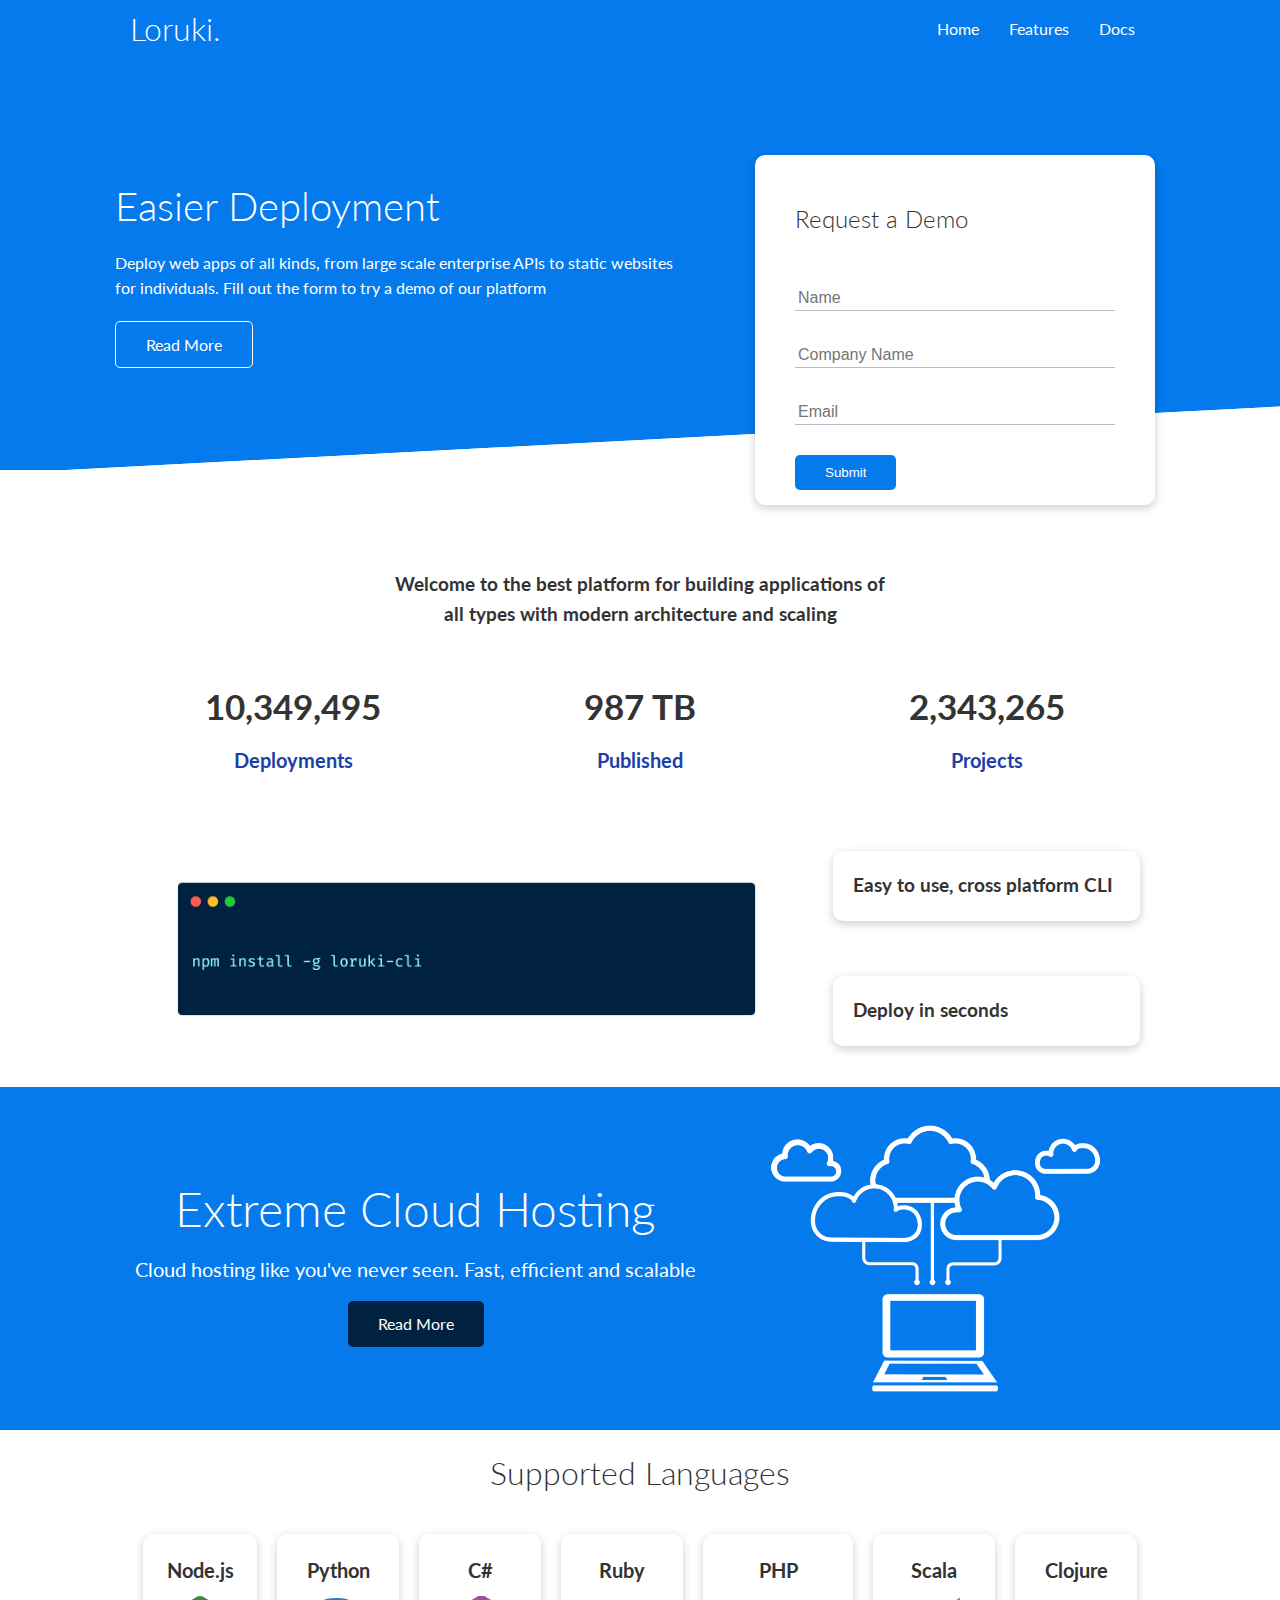
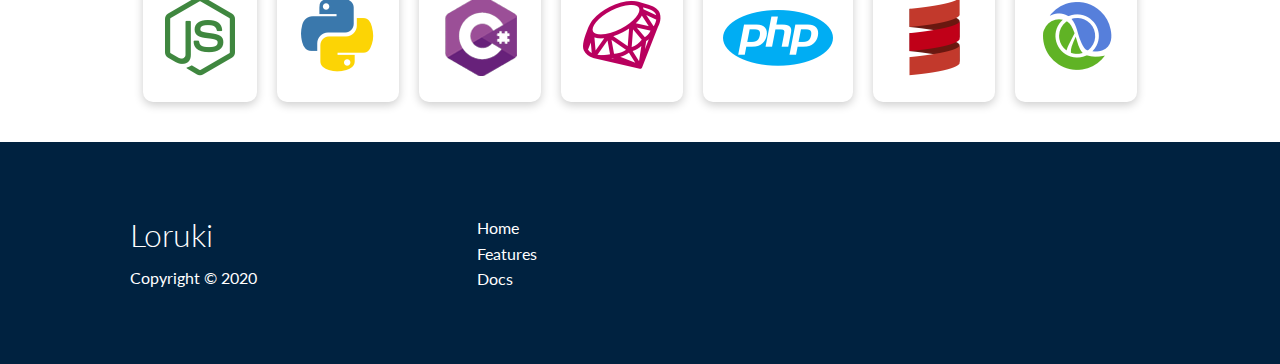
<file: index.html>
<!DOCTYPE html>
<html lang="en">
<head>
  <meta charset="UTF-8">
  <meta name="viewport" content="width=device-width, initial-scale=1.0">
  <link rel="stylesheet" href="css/utilities.css">
  <link rel="stylesheet" href="css/style.css">
  <link rel="stylesheet" href="https://cdnjs.cloudflare.com/ajax/libs/font-awesome/5.15.1/css/all.min.css" integrity="sha512-+4zCK9k+qNFUR5X+cKL9EIR+ZOhtIloNl9GIKS57V1MyNsYpYcUrUeQc9vNfzsWfV28IaLL3i96P9sdNyeRssA==" crossorigin="anonymous" />
  <title>Loruki | Cloud Hosting For Everyone</title>
</head>
<body>
  <!-- Navbar -->
  <div class="navbar">
    <div class="container flex">
      <h1 class="logo">Loruki.</h1>
      <nav>
        <ul>
          <li><a href="index.html">Home</a></li>
          <li><a href="features.html">Features</a></li>
          <li><a href="docs.html">Docs</a></li>
        </ul>
      </nav>
    </div>
  </div>
  <!-- Showcase -->
  <section class="showcase">
    <div class="container grid">
      <div class="showcase-text">
        <h1>Easier Deployment</h1>
        <p>Deploy web apps of all kinds, from large scale enterprise APIs to static websites for individuals. 
          Fill out the form to try a demo of our platform</p>
        <a href="features.html" class="btn btn-outline">Read More</a>
      </div>
      <div class="showcase-form card">
        <h2>Request a Demo</h2>
        <form method="POST" name="contact" netlify-honeypot='bot-field' data-netlify='true'>
          <input type="hidden" name="form-name" value="contact">
          <p class="hidden">
            <label>Don't fill this out if you're human</label>
            <input name="bot-field">
          </p>
          <div class="form-control">
            <input type="text" name='name' placeholder="Name">
          </div>
          <div class="form-control">
            <input type="text" name='company' placeholder="Company Name">
          </div>
          <div class="form-control">
            <input type="email" name='email' placeholder="Email" required>
          </div>
          
          <input type="submit" value="Submit" class="btn btn-primary">
        </form>
      </div>
    </div>
  </section>
  <!-- STATS -->
  <section class="stats">
    <div class="container">
      <h3 class="stats-heading text-center my-1">
        Welcome to the best platform for building applications of all types with modern architecture and scaling
      </h3>

      <div class="grid grid-3 text-center my-4">
        <div>
          <i class="fas fa-server fa-3x"></i>
          <h3>10,349,495</h3>
          <p class="text-secondary">Deployments</p>
        </div>
        <div>
          <i class="fas fa-upload fa-3x"></i>
          <h3>987 TB</h3>
          <p class="text-secondary">Published</p>
        </div>
        <div>
          <i class="fas fa-project-diagram fa-3x"></i>
          <h3>2,343,265</h3>
          <p class="text-secondary">Projects</p>
        </div>
      </div>
    </div>
  </section>
  <!-- CLI -->
  <section class="cli">
    <div class="container grid">
      <img src="images/cli.png" alt="">
      <div class="card">
        <h3>Easy to use, cross platform CLI</h3>
      </div>
      <div class="card">
        <h3>Deploy in seconds</h3>
      </div>
    </div>
  </section>

  <!-- Cloud  -->

  <section class="cloud bg-primary my-2 py-2">
    <div class="container grid">
      <div class="text-center">
        <h2 class="lg">Extreme Cloud Hosting</h2>
        <p class="lead my-1">
          Cloud hosting like you've never seen. 
          Fast, efficient and scalable
        </p>
        <a href="features.html" class="btn btn-dark">Read More</a>
      </div>
      <img src="images/cloud.png" alt="">
    </div>
  </section>

  <!-- languages -->
  <section class="languages">
    <h2 class="md text-center my-2">
      Supported Languages
    </h2>
    <div class="container flex">
      <div class="card">
        <h4>Node.js</h4>
        <img src="images/logos/node.png" alt="">
      </div>
      <div class="card">
        <h4>Python</h4>
        <img src="images/logos/python.png" alt="">
      </div>
      <div class="card">
        <h4>C#</h4>
        <img src="images/logos/csharp.png" alt="">
      </div>
      <div class="card">
        <h4>Ruby</h4>
        <img src="images/logos/ruby.png" alt="">
      </div>
      <div class="card">
        <h4>PHP</h4>
        <img src="images/logos/php.png" alt="">
      </div>
      <div class="card">
        <h4>Scala</h4>
        <img src="images/logos/scala.png" alt="">
      </div>
      <div class="card">
        <h4>Clojure</h4>
        <img src="images/logos/clojure.png" alt="">
      </div>
    </div>
  </section>
  <!-- Footer  -->
  <footer class="footer bg-dark py-5">
    <div class="container grid grid-3">
      <div>
        <h1>Loruki</h1>
        <p>Copyright &copy; 2020</p>
      </div>
      <nav>
        <ul>
          <li><a href="index.html">Home</a></li>
          <li><a href="features.html">Features</a></li>
          <li><a href="docs.html">Docs</a></li>
        </ul>
      </nav>
      <div class="social">
        <a href=""><i class="fab fa-github fa-2x"></i></a>
        <a href=""><i class="fab fa-facebook fa-2x"></i></a>
        <a href=""><i class="fab fa-instagram fa-2x"></i></a>
        <a href=""><i class="fab fa-twitter fa-2x"></i></a>
      </div>
    </div>
  </footer>
</body>
</html>
</file>
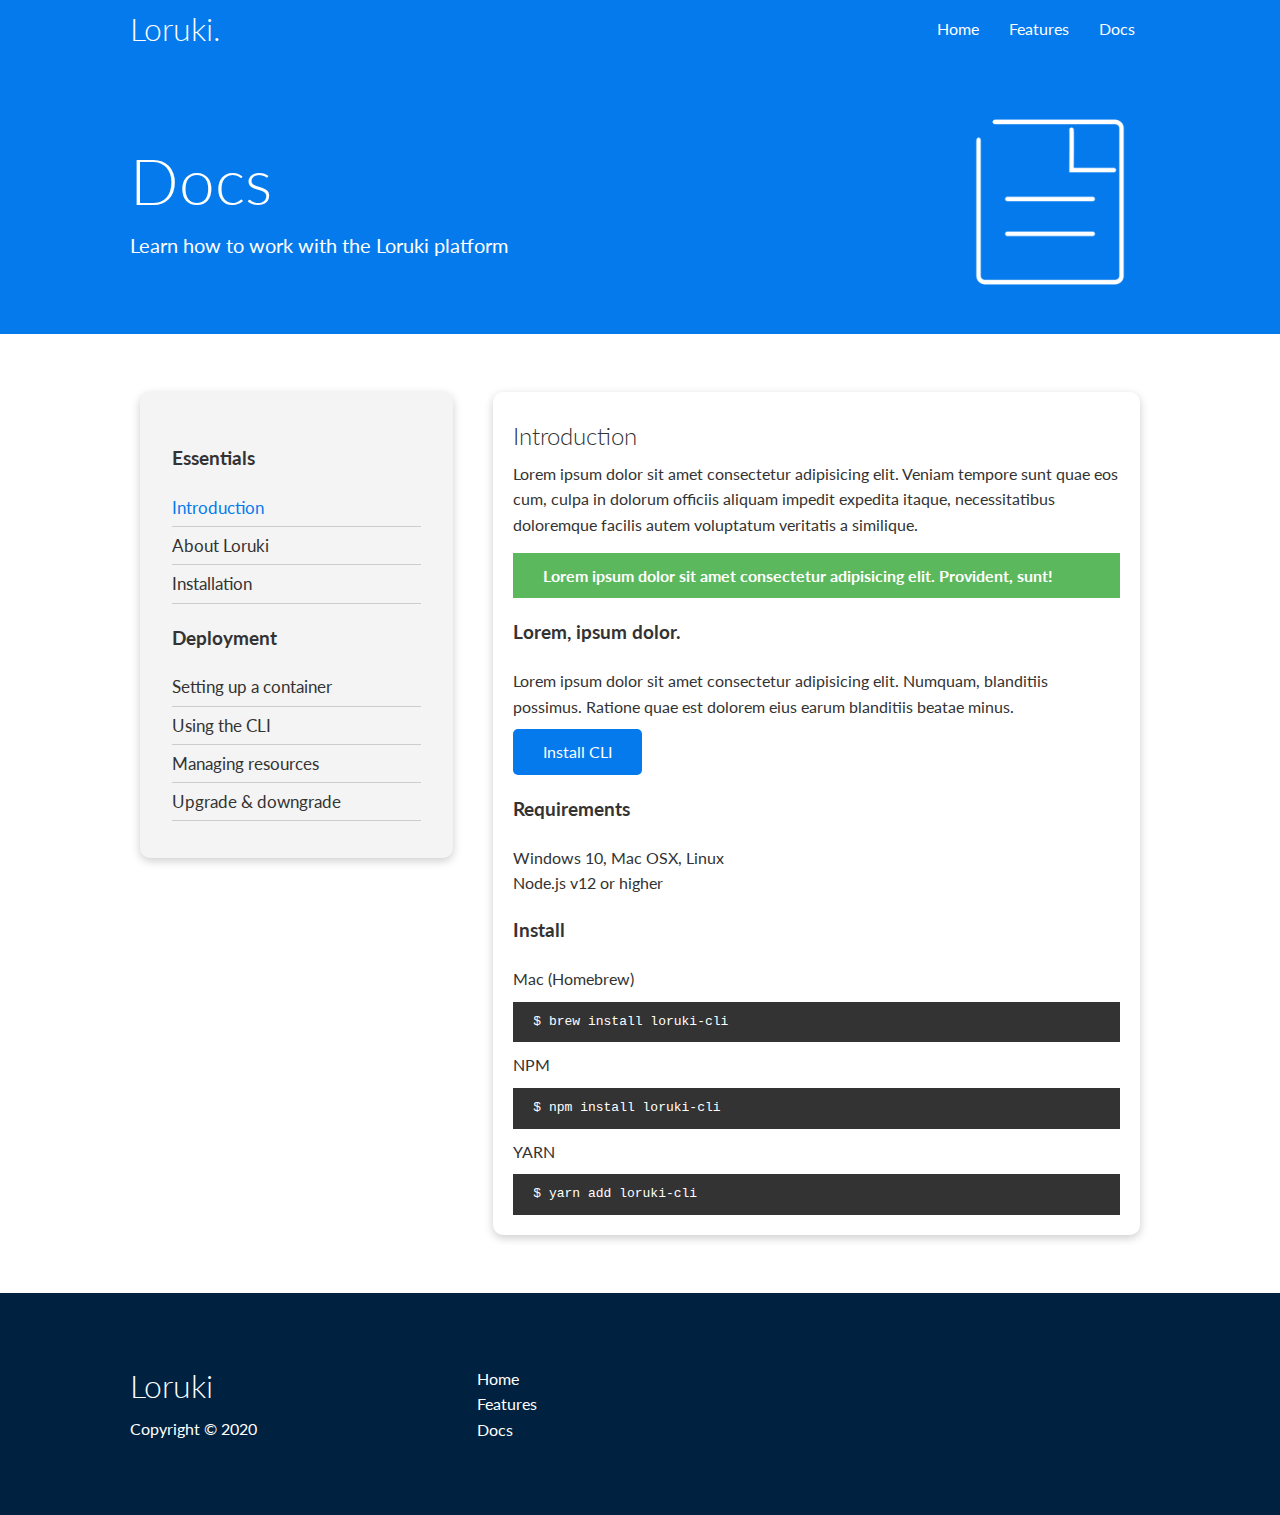
<file: docs.html>
<!DOCTYPE html>
<html lang="en">
<head>
  <meta charset="UTF-8">
  <meta name="viewport" content="width=device-width, initial-scale=1.0">
  <link rel="stylesheet" href="css/utilities.css">
  <link rel="stylesheet" href="css/style.css">
  <link rel="stylesheet" href="https://cdnjs.cloudflare.com/ajax/libs/font-awesome/5.15.1/css/all.min.css" integrity="sha512-+4zCK9k+qNFUR5X+cKL9EIR+ZOhtIloNl9GIKS57V1MyNsYpYcUrUeQc9vNfzsWfV28IaLL3i96P9sdNyeRssA==" crossorigin="anonymous" />
  <title>Loruki | Cloud Hosting For Everyone</title>
</head>
<body>
  <!-- Navbar -->
  <div class="navbar">
    <div class="container flex">
      <h1 class="logo">Loruki.</h1>
      <nav>
        <ul>
          <li><a href="index.html">Home</a></li>
          <li><a href="features.html">Features</a></li>
          <li><a href="docs.html">Docs</a></li>
        </ul>
      </nav>
    </div>
  </div>

  <!-- Head  -->
  <section class="docs-head bg-primary py-3">
    <div class="container grid">
      <div>
        <h1 class="xl">Docs</h1>
        <p class="lead">Learn how to work with the Loruki platform</p>
      </div>
      <img src="images/docs.png" alt="">
    </div>

  </section>

  <!-- Docs Main  -->
  <section class="docs-main my-4">
    <div class="container grid">
      <div class="card bg-light p-3">
        <h3 class="my-2">
          Essentials
        </h3>
        <nav>
          <ul>
            <li><a class="text-primary" href="#">Introduction</a></li>
            <li><a href="#">About Loruki</a></li>
            <li><a href="#">Installation</a></li>
          </ul>
        </nav>
        <h3 class="my-2">
          Deployment
        </h3>
        <nav>
          <ul>
            <li><a href="#">Setting up a container</a></li>
            <li><a href="#">Using the CLI</a></li>
            <li><a href="#">Managing resources</a></li>
            <li><a href="#">Upgrade & downgrade</a></li>
          </ul>
        </nav>
      </div>
      <div class="card">
        <h2>Introduction</h2>
        <p>
          Lorem ipsum dolor sit amet consectetur adipisicing elit. Veniam tempore sunt quae eos cum, culpa in dolorum officiis aliquam impedit expedita itaque, necessitatibus doloremque facilis autem voluptatum veritatis a similique.
        </p>
        <div class="alert alert-success">
          <i class="fas fa-info"></i> Lorem ipsum dolor sit amet consectetur adipisicing elit. Provident, sunt!
        </div>
        <h3>Lorem, ipsum dolor.</h3>
        <p>Lorem ipsum dolor sit amet consectetur adipisicing elit. Numquam, blanditiis possimus. Ratione quae est dolorem eius earum blanditiis beatae minus.</p>
        <a href="#" class="btn btn-primary">Install CLI</a>


        <h3>Requirements</h3>
        <ul>
          <li>Windows 10, Mac OSX, Linux</li>
          <li>Node.js v12 or higher</li>
        </ul>
        <h3>Install</h3>
        <p>Mac (Homebrew)</p>
        <pre><code>$ brew install loruki-cli</code></pre>
        <p>NPM</p>
        <pre><code>$ npm install loruki-cli</code></pre>
        <p>YARN</p>
        <pre><code>$ yarn add loruki-cli</code></pre>
      </div>
    </div>
  </section>
  <!-- Footer  -->
  <footer class="footer bg-dark py-5">
    <div class="container grid grid-3">
      <div>
        <h1>Loruki</h1>
        <p>Copyright &copy; 2020</p>
      </div>
      <nav>
        <ul>
          <li><a href="index.html">Home</a></li>
          <li><a href="features.html">Features</a></li>
          <li><a href="docs.html">Docs</a></li>
        </ul>
      </nav>
      <div class="social">
        <a href=""><i class="fab fa-github fa-2x"></i></a>
        <a href=""><i class="fab fa-facebook fa-2x"></i></a>
        <a href=""><i class="fab fa-instagram fa-2x"></i></a>
        <a href=""><i class="fab fa-twitter fa-2x"></i></a>
      </div>
    </div>
  </footer>
</body>
</html>
</file>
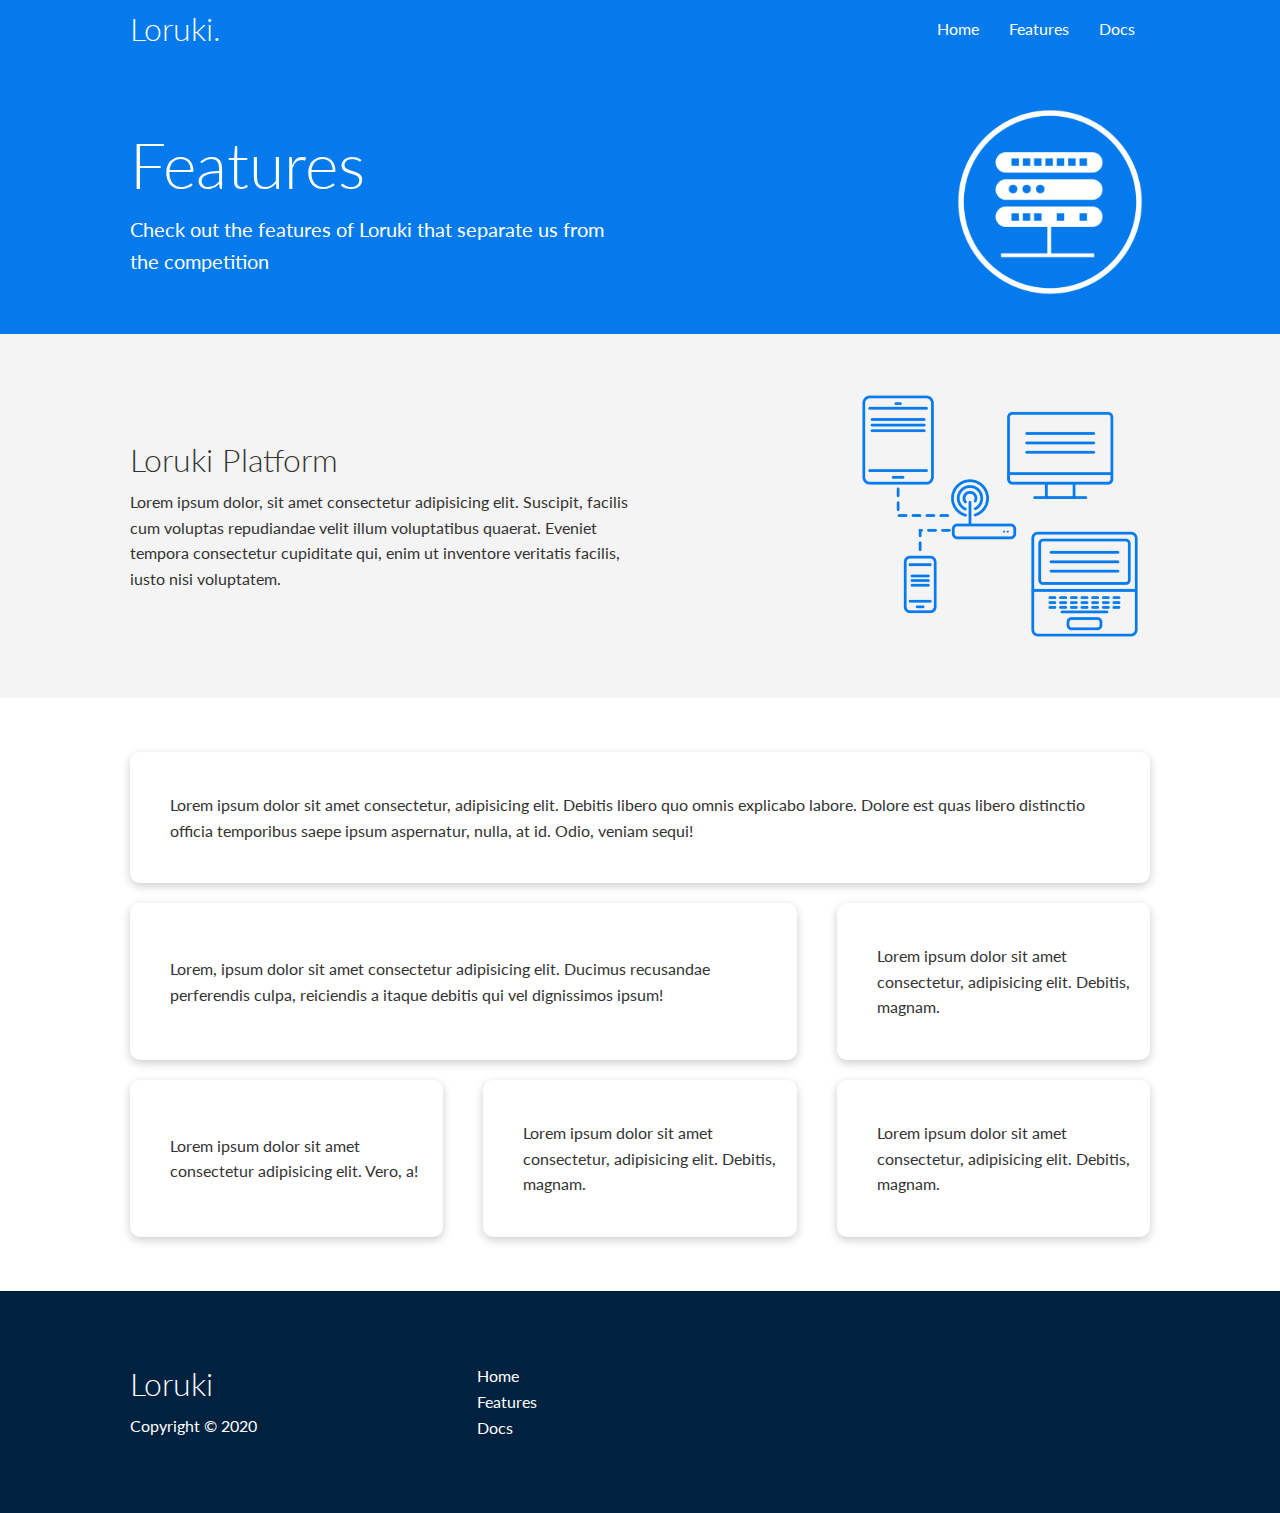
<file: features.html>
<!DOCTYPE html>
<html lang="en">
<head>
  <meta charset="UTF-8">
  <meta name="viewport" content="width=device-width, initial-scale=1.0">
  <link rel="stylesheet" href="css/utilities.css">
  <link rel="stylesheet" href="css/style.css">
  <link rel="stylesheet" href="https://cdnjs.cloudflare.com/ajax/libs/font-awesome/5.15.1/css/all.min.css" integrity="sha512-+4zCK9k+qNFUR5X+cKL9EIR+ZOhtIloNl9GIKS57V1MyNsYpYcUrUeQc9vNfzsWfV28IaLL3i96P9sdNyeRssA==" crossorigin="anonymous" />
  <title>Loruki | Cloud Hosting For Everyone</title>
</head>
<body>
  <!-- Navbar -->
  <div class="navbar">
    <div class="container flex">
      <h1 class="logo">Loruki.</h1>
      <nav>
        <ul>
          <li><a href="index.html">Home</a></li>
          <li><a href="features.html">Features</a></li>
          <li><a href="docs.html">Docs</a></li>
        </ul>
      </nav>
    </div>
  </div>

  <!-- Head  -->
  <section class="features-head bg-primary py-3">
    <div class="container grid">
      <div>
        <h1 class="xl">Features</h1>
        <p class="lead">Check out the features of Loruki that separate us from the
          competition</p>
      </div>
      <img src="images/server.png" alt="">
    </div>

  </section>

  <!-- Sub head  -->
  <section class="features-sub-head bg-light py-3">
    <div class="container grid">
      <div>
        <h1 class="md">Loruki Platform</h1>
        <p>
          Lorem ipsum dolor, sit amet consectetur adipisicing elit. Suscipit, facilis cum voluptas repudiandae velit illum voluptatibus quaerat. Eveniet tempora consectetur cupiditate qui, enim ut inventore veritatis facilis, iusto nisi voluptatem.
        </p>
      </div>
      <img src="images/server2.png" alt="">
    </div>
  </section>
  <!-- main features  -->
  <section class="features-main my-2">
    <div class="container grid grid-3">
      <div class="card flex">
        <i class="fas fa-server fa-3x"></i>
        <p>Lorem ipsum dolor sit amet consectetur, adipisicing elit. Debitis libero quo omnis explicabo labore. Dolore est quas libero distinctio officia temporibus saepe ipsum aspernatur, nulla, at id. Odio, veniam sequi!</p>
      </div>
      <div class="card flex">
        <i class="fas fa-network-wired fa-3x"></i>
        <p>
            Lorem, ipsum dolor sit amet consectetur adipisicing elit. Ducimus
            recusandae perferendis culpa, reiciendis a itaque debitis qui vel
            dignissimos ipsum!
        </p>
    </div>
    <div class="card flex">
        <i class="fas fa-laptop-code fa-3x"></i>
        <p>
            Lorem ipsum dolor sit amet consectetur, adipisicing elit. Debitis,
            magnam.
        </p>
    </div>
    <div class="card flex">
        <i class="fas fa-database fa-3x"></i>
        <p>
            Lorem ipsum dolor sit amet consectetur adipisicing elit. Vero, a!
        </p>
    </div>
    <div class="card flex">
        <i class="fas fa-power-off fa-3x"></i>
        <p>
            Lorem ipsum dolor sit amet consectetur, adipisicing elit. Debitis,
            magnam.
        </p>
    </div>
    <div class="card flex">
        <i class="fas fa-upload fa-3x"></i>
        <p>
            Lorem ipsum dolor sit amet consectetur, adipisicing elit. Debitis,
            magnam.
        </p>
    </div>
    </div>
  </section>
  <!-- Footer  -->
  <footer class="footer bg-dark py-5">
    <div class="container grid grid-3">
      <div>
        <h1>Loruki</h1>
        <p>Copyright &copy; 2020</p>
      </div>
      <nav>
        <ul>
          <li><a href="index.html">Home</a></li>
          <li><a href="features.html">Features</a></li>
          <li><a href="docs.html">Docs</a></li>
        </ul>
      </nav>
      <div class="social">
        <a href=""><i class="fab fa-github fa-2x"></i></a>
        <a href=""><i class="fab fa-facebook fa-2x"></i></a>
        <a href=""><i class="fab fa-instagram fa-2x"></i></a>
        <a href=""><i class="fab fa-twitter fa-2x"></i></a>
      </div>
    </div>
  </footer>
</body>
</html>
</file>
<file: css/utilities.css>
.container {
  max-width: 1100px;
  margin: 0 auto;
  overflow: auto;
  padding: 0 40px;
}

.card {
  background-color: #fff;
  color:#333;
  border-radius: 10px;
  box-shadow: 0 3px 10px rgba(0,0,0, 0.2);
  padding: 20px;
  margin: 10px;
}

.btn {
  display: inline-block;
  padding:10px 30px;
  cursor: pointer;
  background: var(--primary-color);
  color: #fff;
  border:none;
  border-radius: 5px;
}

.text-center {
  text-align: center;
}

.flex {
  display: flex;
  align-items: center;
  height: 100%;
  justify-content: center;
}
.btn-outline {
  background-color: transparent;
  border: 1px solid #fff;
}
.btn:hover {
  transform: scale(0.98);
}

/* Background && colored buttons */
.bg-primary, .btn-primary {
  background: var(--primary-color);
  color:#fff;
}
.bg-secondary, .btn-secondary {
  background: var(--secondary-color);
  color:#fff;
}
.bg-dark, .btn-dark {
  background: var(--dark-color);
  color:#fff;
}
.bg-light, .btn-light {
  background: var(--light-color);
  color:#333;
}
.bg-light a, .btn-light a {
  color:#333;
}

.bg-primary a, .btn-primary a, .bg-secondary a, .btn-secondary a,
.bg-dark a, .btn-dark a{
  color: #fff;
}

 /* text colors */
.text-primary {
  color: var(--primary-color) !important;
}
.text-secondary {
  color: var(--secondary-color);
  
}
.text-dark {
  color: var(--dark-color);
  
}
.text-light {
  color: var(--light-color);
  
}

.bg-light a, .btn-light a {
  color:#333;
}


/* Text Sizes */
.lead {
  font-size: 20px;
}
.sm {
  font-size: 1rem;
}
.md {
  font-size: 2rem;
}
.lg {
  font-size: 3rem;
}
.xl {
  font-size: 4rem;
}

/* alert  */
.alert {
  background-color: var(--light-color);
  padding: 10px 20px;
  font-weight: bold;
  margin: 15px 0;

}

.alert i {
  margin-right: 10px;
}
.alert-success {
  background-color: var(--success-color);
  color: #fff;
}
.alert-error {
  background-color: var(--error-color);
  color: #fff;
}
.grid {
  display: grid;
  grid-template-columns: repeat(2, 1fr);
  gap: 20px;
  justify-content: center;
  align-items: center;
  height: 100%;
}

.grid-3 {
  grid-template-columns: repeat(3, 1fr);
}

/* Margin */
.my-1{
  margin: 1rem 0;
}
.my-2{
  margin: 1.5rem 0;
}
.my-3{
  margin: 2rem 0;
}
.my-4{
  margin: 3rem 0;
}

.my-5{
  margin: 4rem 0;
}

.m-1{
  margin: 1rem;
}
.m-2{
  margin: 1.5rem;
}
.m-3{
  margin: 2rem;
}
.m-4{
  margin: 3rem;
}

.m-5{
  margin: 4rem;
}


/* padding */
.py-1{
  padding: 1rem 0;
}
.py-2{
  padding: 1.5rem 0;
}
.py-3{
  padding: 2rem 0;
}
.py-4{
  padding: 3rem 0;
}

.py-5{
  padding: 4rem 0;
}

.p-1{
  padding: 1rem;
}
.p-2{
  padding: 1.5rem;
}
.p-3{
  padding: 2rem;
}
.p-4{
  padding: 3rem;
}

.p-5{
  padding: 4rem;
}
</file>
<file: css/style.css>
@import url('https://fonts.googleapis.com/css2?family=Lato:wght@300&display=swap');


:root {
  --primary-color: #047aed;
  --secondary-color: #1c3fa8;
  --dark-color: #002240;
  --light-color: #f4f4f4;
  --success-color: #5cb85c;
  --error-color: #d9534f;
}
* {
  margin: 0;
  padding: 0;
  box-sizing: border-box;
}

body {
  font-family: 'Lato', sans-serif;
  color: #333;
  line-height: 1.6;
}

ul {
  list-style-type: none;
}

a {
  text-decoration: none;
  color:#333;
}

h1, h2 {
  font-weight: 300;
  line-height: 1.2;
  margin: 10px 0;
}

p {
  margin: 10px 0;
}

img {
  width: 100%;
}

code, pre {
  background: #333;
  color:#fff;
  padding:10px;
}

/* NAVBAR STYLING */
.navbar {
  background-color: var(--primary-color);
  color: #fff;
  min-height: 70px;
}

.navbar ul {
  display: flex;
}

.navbar .flex {
  justify-content: space-between;
}

.navbar a {
  color:#fff;
  padding: 10px;
  margin: 0 5px;
}

.navbar a:hover {
  border-bottom: 2px solid white;
}

.hidden {
  visibility: hidden;
  height: 0;
}

/* END NAVBAR STYLING */

/* Showcase */

.showcase {
  height: 400px;
  background-color: var(--primary-color);
  color:#fff;
  position: relative;
}

.showcase::before,
.showcase::after {
  content: '';
  position: absolute;
  height: 100px;
  bottom: -70px;
  right: 0;
  left: 0;
  background: #fff;
  transform: skewY(-3deg);
  -webkit-transform: skewY(-3deg);
  -moz-transform: skewY(-3deg);
  -ms-transform: skewY(-3deg);
}

.showcase h1 {
  font-size: 40px;
}

.showcase p {
  margin: 20px 0;
}
.showcase .grid {
  grid-template-columns: 55% 45%;
  gap: 30px;
  overflow: visible;
}

.showcase-text {
  animation: slideInFromLeft 1s ease-in;
}

.showcase-form {
  position: relative;
  top: 60px;
  height: 350px;
  width: 400px;
  padding: 40px;
  z-index: 100;
  justify-self: flex-end;
  animation: slideInFromRight 1s ease-in;

}

.showcase-form .form-control {
  margin: 30px 0;
}

.showcase-form input[type='text'],
.showcase-form input[type='email'] {
  border: 0;
  border-bottom: 1px solid #b4becb;
  width: 100%;
  padding: 3px;
  font-size: 16px;
}

.showcase-form input:focus {
  outline: none;
}

/* STATS */
.stats {
  padding-top: 100px;
  animation: slideInFromBottom 1s ease-in;

}

.stats-heading{
  max-width: 500px;
  margin: auto;
}

.stats .grid h3 {
  font-size: 35px;
} 

.stats .grid p {
  font-size: 20px;
  font-weight: bold;
}

/* CLI  */

.cli .grid {
  grid-template-columns: repeat(3, 1fr);
  grid-template-rows: repeat(2, 1fr);
}

.cli .grid > *:first-child{
  grid-column: 1/ span 2;
  grid-row: 1 / span 2;
}

/* Cloud  */

.cloud .grid {
  grid-template-columns: 4fr 3fr;
}

/* Languages */
.languages .flex {
  flex-wrap: wrap;
}
.languages .card {
  text-align: center;
  margin: 18px 10px 40px;
  transition: transform 0.2s ease-in;
}

.languages .card h4 {
  font-size: 20px;
  margin-bottom: 10px;
}

.languages .card:hover {
  transform: translateY(-15px);
}

 /* Features  */
 .features-head img, .docs-head img {
   width: 200px;
   justify-self: flex-end;
 }

.features-sub-head img {
  width: 300px;
  justify-self: flex-end;
}

 .features-main .card > i {
   margin-right: 20px;
 }

 .features-main .grid {
   padding: 30px;
 }
 .features-main .grid *:first-child{
   grid-column: 1/ span 3;
 }
 .features-main .grid *:nth-child(2){
   grid-column: 1/ span 2;
 }

 /* Docs  */
 .docs-main h3 {
   margin: 20px 0;
 }

 .docs-main .grid {
   grid-template-columns: 1fr 2fr;
   align-items: flex-start;
 }

.docs-main nav li {
  font-size: 17px;
  padding-bottom: 5px;
  margin-bottom: 5px;
  border-bottom: 1px solid #ccc;
}

.docs-main a:hover {
  font-weight: bold;
}
/* Footer  */

.footer .social a {
  margin: 0 10px;
}

/* Animations  */

@keyframes slideInFromLeft {
  0% {
    transform: translateX(-100%);
  }
  100% {
    transform: translateX(0);
  }
}
@keyframes slideInFromRight {
  0% {
    transform: translateX(100%);
  }
  100% {
    transform: translateX(0);
  }
}
@keyframes slideInFromTop {
  0% {
    transform: translateY(-100%);
  }
  100% {
    transform: translateX(0);
  }
}
@keyframes slideInFromBottom {
  0% {
    transform: translateY(100%);
  }
  100% {
    transform: translateX(0);
  }
}

 /* Tablets and under  */
 @media(max-width:768px){
    .grid,
    .showcase .grid,
    .stats .grid,
    .cli .grid,
    .cloud .grid,
    .features-main .grid,
    .docs-main .grid {
      grid-template-columns: 1fr;
      grid-template-rows: 1fr;
    }

    .showcase {
      height: auto;
    }

    .showcase-text {
      margin-top: 40px;
      text-align: center;
      animation: slideInFromTop 1s ease-in;
      
    }
    .showcase-form {
      justify-self: center;
      margin: auto;
      animation: slideInFromBottom 1s ease-in;

    }

    .cli .grid > *:first-child{
      grid-column: 1;
      grid-row: 1;
    }
    .features-head, 
    .features-sub-head,
    .docs-head {
      text-align: center;
    }
    .features-head img, 
    .features-sub-head img,
    .features-main img,
    .docs-head img {
      justify-self: center;
    }

    .features-main .grid > *:first-child,
    .features-main .grid > *:nth-child(2) {
      grid-column: 1;
    }
 }

 /* Mobile  */
 @media(max-width: 500px) {
   .navbar {
     justify-self: center;
     
   }

   .navbar .flex {
     flex-direction: column;
   }
   .navbar ul {
     padding: 10px;
     background-color: rgba(0,0,0,0.1);
   }
 }
</file>
